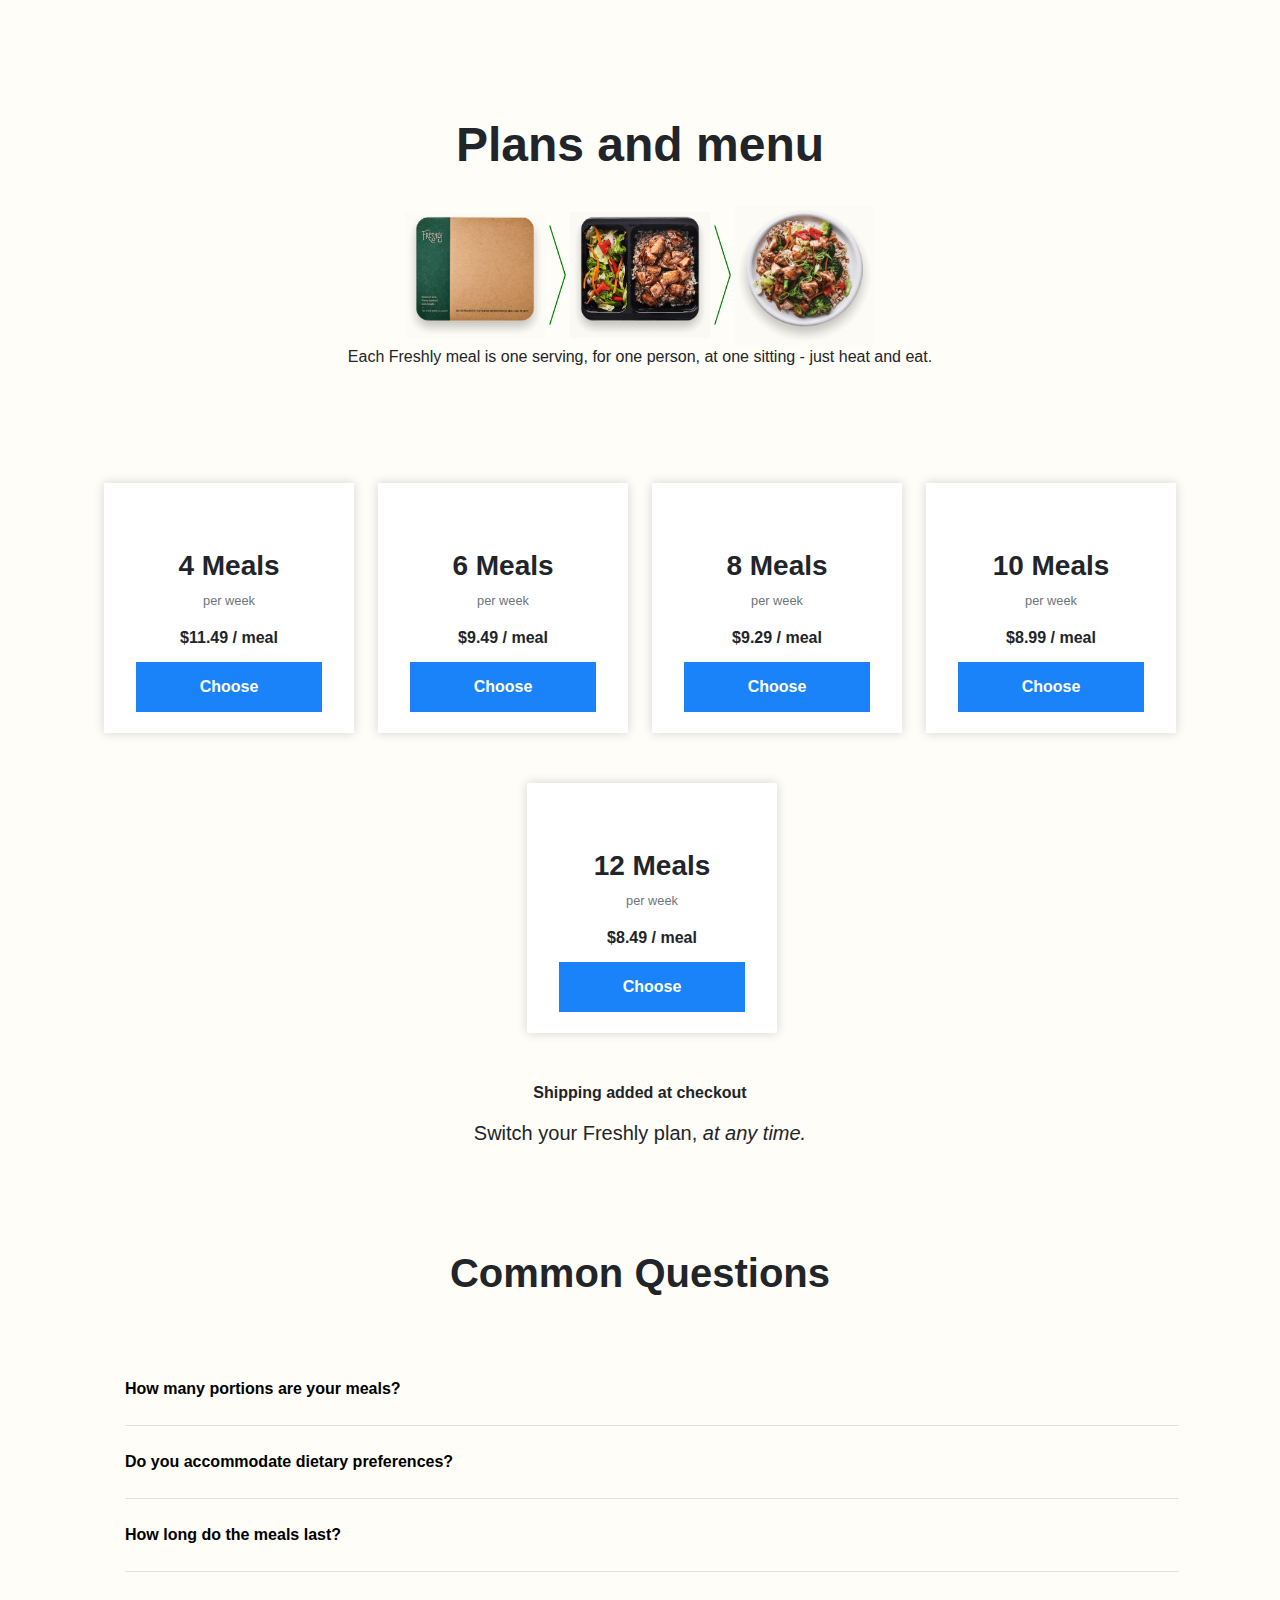
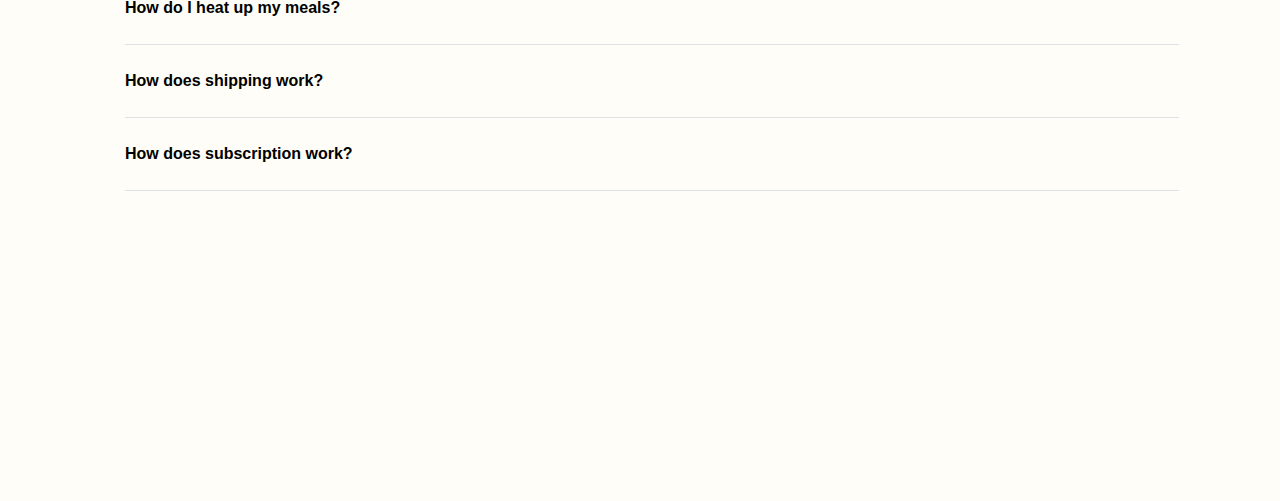
<file: index.html>
<html>
    <head>
        <title>Plans & Menu</title>
        <meta charset="utf-8">
        <meta name="viewport" content="width=device-width, initial-scale=1">
        <link rel="stylesheet" href="https://maxcdn.bootstrapcdn.com/bootstrap/4.5.2/css/bootstrap.min.css">
        <link rel="stylesheet" href="freshly-style-sheet.css">
        <script src="https://ajax.googleapis.com/ajax/libs/jquery/3.5.1/jquery.min.js"></script>
        <script src="https://cdnjs.cloudflare.com/ajax/libs/popper.js/1.16.0/umd/popper.min.js"></script>
        <script src="https://maxcdn.bootstrapcdn.com/bootstrap/4.5.2/js/bootstrap.min.js"></script>
        <script>

            function redirect(caller){
                window.location.href = "day.html?meals=" + caller.value;
            }

            function showPlan(caller){

                if(caller.value == "4"){
                    document.getElementById("box_item_3").innerHTML = "4 Meals";
                    document.getElementById("box_item_5").innerHTML = "$11.49 / Meal";
                    document.getElementById("box_item_6").innerHTML = "Select The 4 Meal Plan";
                    document.getElementById("box_item_6").value = '4';
                }else if (caller.value == "6"){
                    document.getElementById("box_item_3").innerHTML = "6 Meals";
                    document.getElementById("box_item_5").innerHTML = "$9.49 / Meal";
                    document.getElementById("box_item_6").innerHTML = "Select The 6 Meal Plan";
                    document.getElementById("box_item_6").value = '6';
                }else if (caller.value == "8"){
                    document.getElementById("box_item_3").innerHTML = "8 Meals";
                    document.getElementById("box_item_5").innerHTML = "$9.29 / Meal";
                    document.getElementById("box_item_6").innerHTML = "Select The 8 Meal Plan";
                    document.getElementById("box_item_6").value = '8';
                }else if (caller.value == "10"){
                    document.getElementById("box_item_3").innerHTML = "10 Meals";
                    document.getElementById("box_item_5").innerHTML = "$8.99 / Meal";
                    document.getElementById("box_item_6").innerHTML = "Select The 10 Meal Plan";
                    document.getElementById("box_item_6").value = '10';
                }else if (caller.value == "12"){
                    document.getElementById("box_item_3").innerHTML = "12 Meals";
                    document.getElementById("box_item_5").innerHTML = "$8.49 / Meal";
                    document.getElementById("box_item_6").innerHTML = "Select The 12 Meal Plan";
                    document.getElementById("box_item_6").value = '12';
                }
            }

            $(document).ready(function(){
                var windowWidth = $(window).width();
                if(windowWidth < 1090){
                        $('#mealplans').removeClass('d-flex');
                        $('#mealplans').addClass('d-none');
                        $('#mealplanslg').removeClass('d-none');
                        $('#mealplanslg').addClass('d-flex');
                    }else{
                        $('#mealplans').removeClass('d-none');
                        $('#mealplans').addClass('d-flex');
                        $('#mealplanslg').removeClass('d-flex');
                        $('#mealplanslg').addClass('d-none');
                    }
                $(".meal-button").mouseenter(function(){
                    $(this).animate({left: '+=2px', bottom: '+=2px'},'fast');
                });
                $(".meal-button").mouseleave(function(){
                    $(this).animate({left: '-=2px', bottom: '-=2px'},'fast');
                });
                $(".meal-button").mousedown(function(){
                    $(this).css("background-color", "#0066ff");
                    $(this).css("box-shadow", "0 0 20px lightgray");
                });
                $(".meal-button").mouseup(function(){
                    $(this).css("background-color", "#1a83fa");
                    $(this).css("box-shadow", "none");
                });
                $(window).on('resize', function(){
                    windowWidth = $(window).width();
                    
                    if(windowWidth < 1090){
                        $('#mealplans').removeClass('d-flex');
                        $('#mealplans').addClass('d-none');
                        $('#mealplanslg').removeClass('d-none');
                        $('#mealplanslg').addClass('d-flex');
                    }else{
                        $('#mealplans').removeClass('d-none');
                        $('#mealplans').addClass('d-flex');
                        $('#mealplanslg').removeClass('d-flex');
                        $('#mealplanslg').addClass('d-none');
                    }
                });
                $(".btn").click(function(){
                    $(".btn").css("background-color", "white");
                    $(".btn").css("color", "black");
                    $(this).css("background-color", "#1a83fa");
                    $(this).css("color", "white");
                });
            });
            
        </script>
    </head>
    <body>
        <div class="container-fluid mt-3">
            <div class="d-flex flex-column align-items-center flex-wrap">
                
                <h1 id="plan_heading">Plans and menu</h1>
                <div class="mt-4">
                    <img class="img-style" src="1.png" alt="pic1">
                    <img class="seperator-style" src="4.png" alt="pic4">
                    <img class="img-style" src="2.png" alt="pic2">
                    <img class="seperator-style" src="4.png" alt="pic4">
                    <img class="img-style" src="3.png" alt="pic3">
                </div>
                <p>Each Freshly meal is one serving, for one person, at one sitting - just heat and eat.</p>
            </div>
            <div id="mealplans" class="d-flex flex-wrap justify-content-center mt-5">


                <div class="meal-box d-flex flex-column align-items-center justify-content-center">
                    <h3 class="font-weight-bold">4 Meals</h3>
                    <small class="text-secondary">per week</small>
                    <p class="font-weight-bold mt-3">$11.49 / meal</p>
                    <input class="meal-button" type="button" onclick = "window.location.href='day.html?meals=4';" value="Choose">
                </div>
                <div class="meal-box d-flex flex-column align-items-center justify-content-center ml-4">
                    <h3 class="font-weight-bold">6 Meals</h3>
                    <small class="text-secondary">per week</small>
                    <p class="font-weight-bold mt-3">$9.49 / meal</p>
                    <input class="meal-button" type="button" onclick = "window.location.href='day.html?meals=6';"  value="Choose">
                </div>
                <div class="meal-box d-flex flex-column align-items-center justify-content-center ml-4">
                    <h3 class="font-weight-bold">8 Meals</h3>
                    <small class="text-secondary">per week</small>
                    <p class="font-weight-bold mt-3">$9.29 / meal</p>
                    <input class="meal-button" type="button" onclick = "window.location.href='day.html?meals=8';"  value="Choose">
                </div>
                <div class="meal-box d-flex flex-column align-items-center justify-content-center ml-4">
                    <h3 class="font-weight-bold">10 Meals</h3>
                    <small class="text-secondary">per week</small>
                    <p class="font-weight-bold mt-3">$8.99 / meal</p>
                    <input class="meal-button" type="button" onclick = "window.location.href='day.html?meals=10';"  value="Choose">
                </div>
                <div class="meal-box d-flex flex-column align-items-center justify-content-center ml-4">
                    <h3 class="font-weight-bold">12 Meals</h3>
                    <small class="text-secondary">per week</small>
                    <p class="font-weight-bold mt-3">$8.49 / meal</p>
                    <input class="meal-button" type="button" onclick = "window.location.href='day.html?meals=12';"  value="Choose">
                </div>
                
            </div>

            <div id="mealplanslg" class="meal-box-lg d-none flex-column align-items-center justify-content-center center">
                <p id="box_item_1">Meals per week:</p>
                <div id="box_item_2" class="btn-group w-100">
                    <button type="button" onclick="showPlan(this)" class="btn border" value ="4">4</button>
                    <button type="button" onclick="showPlan(this)" class="btn border" value ="6">6</button>
                    <button type="button" onclick="showPlan(this)" class="btn border" value ="8">8</button>
                    <button type="button" onclick="showPlan(this)" class="btn border" value ="10">10</button>
                    <button type="button" onclick="showPlan(this)" class="btn border" value ="12">12</button>
                </div>
                <h3 id="box_item_3" class="font-weight-bold">4 Meals</h3>
                <small id="box_item_4" class="text-secondary">per week</small>
                <p id="box_item_5"  class="font-weight-bold mt-3">$11.49 / meal</p>
                <button id="box_item_6" class="meal-button" type="button" onclick = "redirect(this)" value="4">Select The 4 Meal Plan</button>
            </div>
            <p class="text-center font-weight-bold mt-5">Shipping added at checkout</p>
            <h5 class="text-center font-weight-normal">Switch your Freshly plan, <i>at any time.</i></h5>
        </div>
        <embed class="mt-5" type="text/html" src="freshlyfaqs.html"  width="100%" height="100%">
    </body>
</html>
</file>
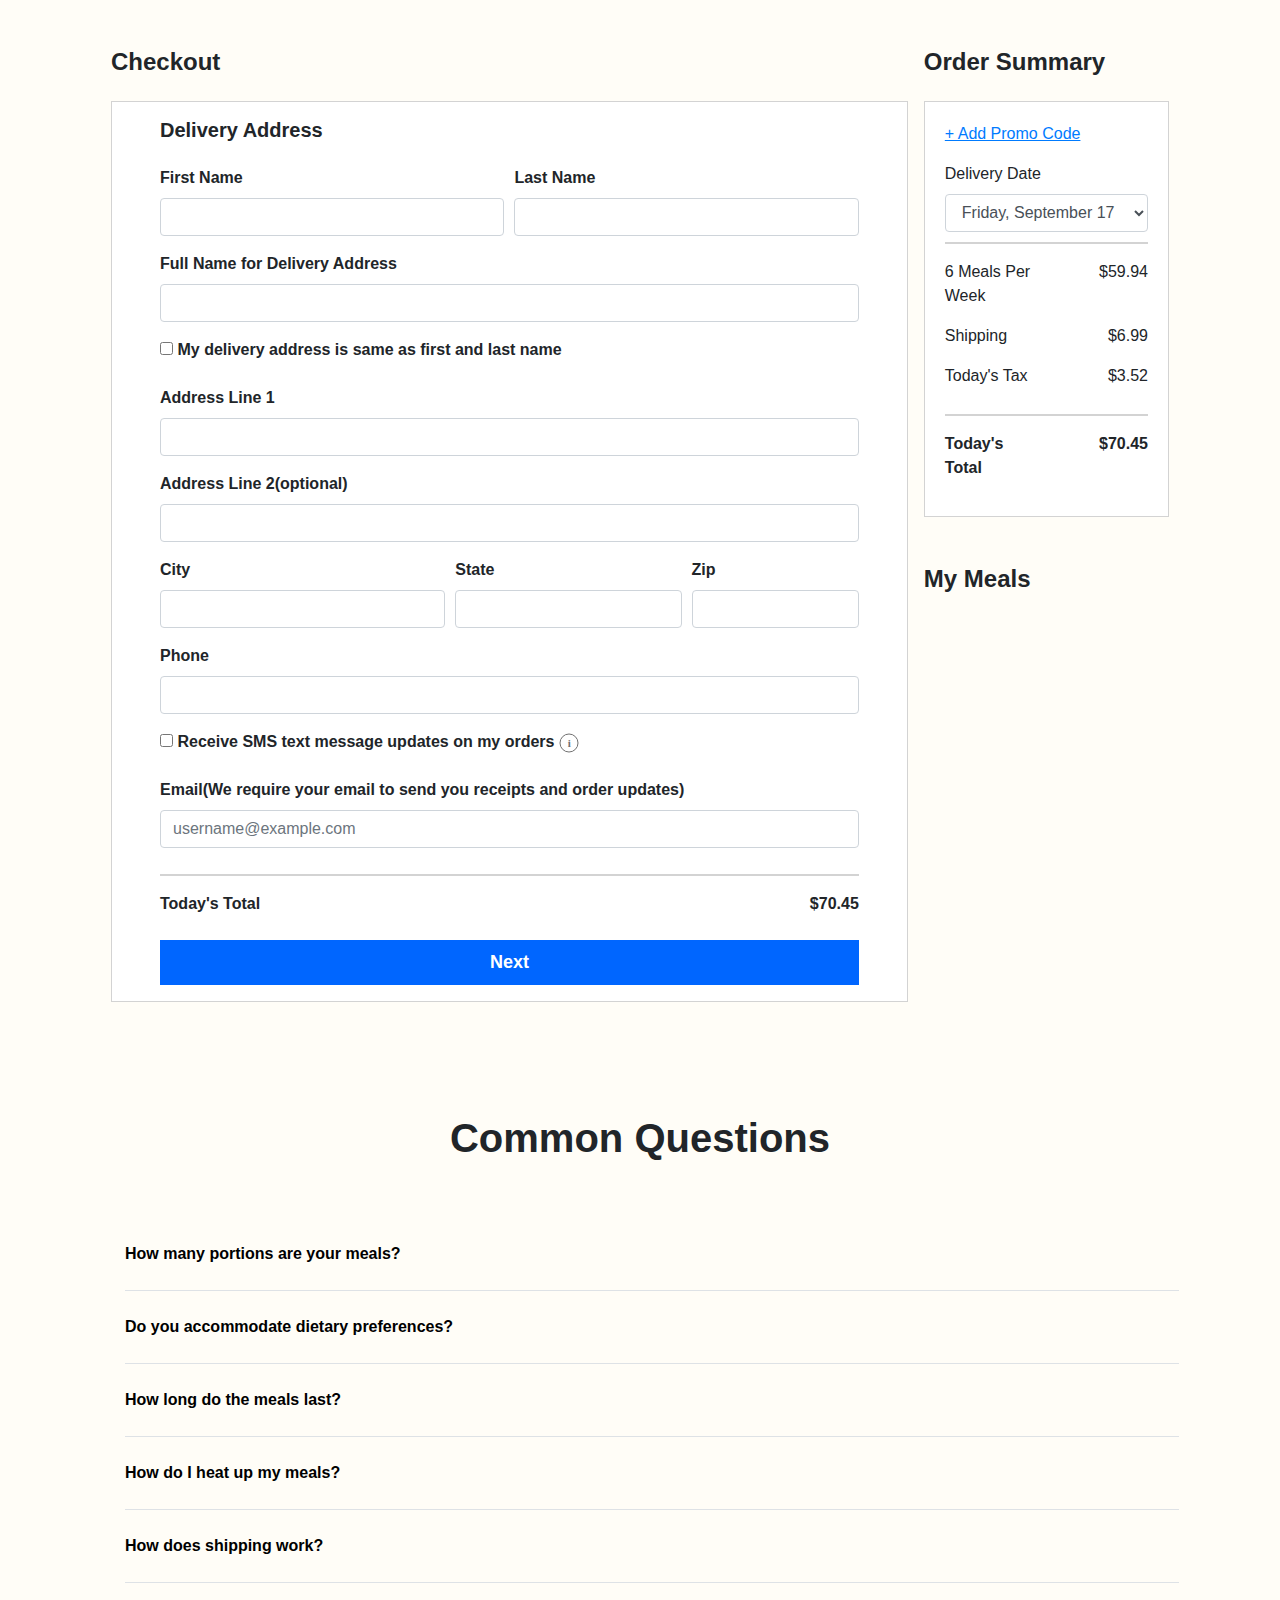
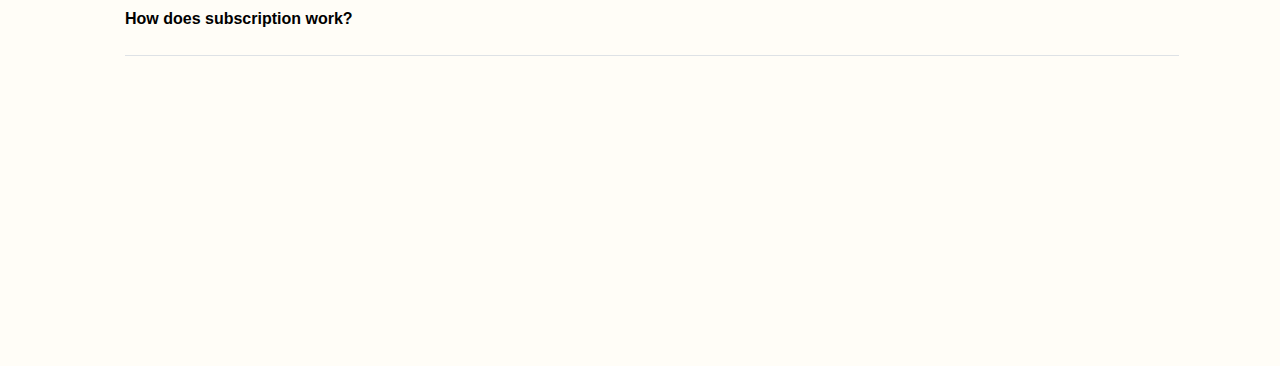
<file: checkout.html>
<html>
    <head>
        <title>Checkout</title>
        <meta charset="utf-8">
        <meta name="viewport" content="width=device-width, initial-scale=1">
        <link rel="stylesheet" href="https://maxcdn.bootstrapcdn.com/bootstrap/4.5.2/css/bootstrap.min.css">
        <link rel="stylesheet" href="freshly-style-sheet-4.css">
        <script src="https://ajax.googleapis.com/ajax/libs/jquery/3.5.1/jquery.min.js"></script>
        <script src="https://cdnjs.cloudflare.com/ajax/libs/popper.js/1.16.0/umd/popper.min.js"></script>
        <script src="https://maxcdn.bootstrapcdn.com/bootstrap/4.5.2/js/bootstrap.min.js"></script>
        <script src="mealsdata.js"></script>
        <script>
            $(document).ready(function(){
                $('[data-toggle="tooltip"]').tooltip();
                var reterivedObject = localStorage.getItem("mealCount");
                var mealsCount = JSON.parse(reterivedObject);

                var myMeals = document.getElementById("meals_count");

                for (var mealId in mealsCount){

                    const mealObj = meals.find(({id}) => id === mealId);
                    
                    var mealItem = document.createElement("DIV");
                    mealItem.classList.add("meal-div");
                    
                    var mealCount = document.createElement("DIV");
                    mealCount .classList.add("meal-count");
                    mealCount.innerHTML = mealsCount[mealId];
                    mealItem.appendChild(mealCount);

                    var itemImg = document.createElement("IMG");
                    var imgDiv = document.createElement("DIV");
                    imgDiv.appendChild(itemImg);
                    itemImg.src = mealObj.img;
                    mealItem.appendChild(itemImg);

                    var itemTitleDesc = document.createElement("DIV");
                    itemTitleDesc.classList.add("meal-title-desc");
                    var itemTitle = document.createElement("P");
                    itemTitle.classList.add("meal-title");
                    itemTitle.innerHTML = mealObj.title;

                    var itemDesc = document.createElement("SPAN");
                    itemDesc.classList.add("meal-desc");
                    itemDesc.innerHTML = mealObj.desc;
                    itemTitleDesc.appendChild(itemTitle);
                    itemTitleDesc.appendChild(itemDesc);
                    mealItem.appendChild(itemTitleDesc);

                    myMeals.appendChild(mealItem);
                }
            });
        </script>
    </head>
    <body>
        <div class="container-fluid">
            
            <div class="d-flex flex-column-reverse flex-md-row justify-content-center ml-lg-5 mr-lg-5" id="checkout_container">
                <div class="mt-5 ml-lg-5">
                    <h4 class="font-weight-bold ">Checkout</h4>
                    <form id="checkout_form" class="mt-4 mr-md-2 pl-md-5 pr-md-5 pt-3 pb-3 pl-2 pr-2">
                        <h5 class="font-weight-bold">Delivery Address</h5>
                        <div class="form-row mt-4">
                            <div class=" form-group col-12 col-md-6 ">
                                <label for="fname" class="control-label font-weight-bold">First Name</label>
                                <input type="text" class="form-control" id="fname" required>
                                <div class="invalid-feedback">Can't be blank</div>
                            </div>
                            <div class=" form-group col-12 col-md-6">
                                <label for="lname" class="control-label font-weight-bold">Last Name</label>
                                <input type="text" class="form-control" id="lname" required>
                                <div class="invalid-feedback">Can't be blank</div>
                            </div>
                        </div>
                        <div class="form-row">
                            <div class=" form-group col-12">
                                <label for="flname" class="control-label font-weight-bold">Full Name for Delivery Address</label>
                                <input type="text" class="form-control" id="flname">
                            </div>
                        </div>
                        <div class="form-row">
                            <div class=" form-group col-12">
                                <input type="checkbox" id="check">
                                <label for="check" class="control-label font-weight-bold">My delivery address is same as first and last name</label>
                            </div>
                        </div>
                        <div class="form-row">
                            <div class=" form-group col-12">
                                <label for="address1" class="control-label font-weight-bold">Address Line 1</label>
                                <input type="text"  class="form-control" id="address1" required>
                            </div>
                        </div>
                        <div class="form-row">
                            <div class=" form-group col-12">
                                <label for="address1" class="control-label font-weight-bold">Address Line 2(optional)</label>
                                <input type="text"  class="form-control" id="address1">
                            </div>
                        </div>
                        <div class="form-row">
                            <div class=" form-group col-12 col-md-5">
                                <label for="city" class="control-label font-weight-bold">City</label>
                                <input type="text" class="form-control" id="city">
                            </div>
                            <div class=" form-group col-6 col-md-4">
                                <label for="state" class="control-label font-weight-bold">State</label>
                                <input type="text" class="form-control" id="state">  
                            </div>
                            <div class=" form-group col-6 col-md-3">
                                <label for="zip" class="control-label font-weight-bold">Zip</label>
                                <input type="number" class="form-control" id="zip">  
                            </div>
                        </div>
                        <div class="form-row">
                            <div class=" form-group col-12">
                                <label for="phone" class="control-label font-weight-bold">Phone</label>
                                <input type="tel" class="form-control" id="phone">
                            </div>
                        </div>
                        <div class="form-row">
                            <div class=" form-group col-12">
                                <input type="checkbox" id="check2">
                                <label for="check2" class="control-label font-weight-bold">Receive SMS text message updates on my orders</label>
                                <svg class="my-custom-tooltip" xmlns="http://www.w3.org/2000/svg" width="20" height="20" viewBox="0 0 20 20" data-toggle="tooltip" data-placement="top" 
                                title="SMS text messages will be sent through an automatic telephone dialing system. This service is optional,
                                 and is not a condition of purchase. You can opt-out of receiving SMS messages at any time by texting STOP. Message
                                  and data rates may apply.">
                                    <g fill-rule="nonzero" fill="none">
                                    <circle cx="10" cy="10" r="9" stroke="#717171" >
                                    </circle>
                                    <text fill="#717171" font-family="Roboto-Black, Roboto" font-size="11" font-weight="700">
                                        <tspan x="8.751" y="13.5">i</tspan>
                                    </text>
                                    </g>
                                </svg>
                            </div>
                        </div>
                        <div class="form-row">
                            <div class=" form-group col-12">
                                <label for="email" class="control-label font-weight-bold" >Email(We require your email to send you receipts and order updates)</label>
                                <input type="email" class="form-control" id="email" placeholder="username@example.com">
                            </div>
                        </div>
                        <div id="border_div"></div>
                        <div class = "row mt-3">
                            <div class="col-6"><p class="font-weight-bold">Today's Total</p></div>
                            <div class="col-6"><p class="font-weight-bold text-right">$70.45</p></div>
                        </div>
                        <button class="mt-2" type="button" id="next_btn">Next</button>
                    </form>
                </div>
                <div class="mt-5 ml-md-2 mr-lg-5">
                    <h4 class="font-weight-bold">Order Summary</h4>
                    <div id="order_summary" class="mt-4">
                        <p><a href="#"><u>+ Add Promo Code</u></a></p>
                        <label for="date_menu">Delivery Date</label>
                        <select class="form-control" id="date_menu" name="deliveryDates">
                            <option>Friday, September 17</option>
                            <option>Friday, September 17</option>
                            <option>Friday, September 17</option>
                            <option>Friday, September 17</option>
                        </select>
                        <div id="border_div"></div>
                        <div class = "row mt-3">
                            <div class="col-6"><p>6 Meals Per Week</p></div>
                            <div class="col-6"><p class="text-right">$59.94</p></div>
                        </div>
                        <div class = "row">
                            <div class="col-6"><p>Shipping</p></div>
                            <div class="col-6"><p class="text-right">$6.99</p></div>
                        </div>
                        <div class = "row">
                            <div class="col-6"><p>Today's Tax</p></div>
                            <div class="col-6"><p class="text-right">$3.52</p></div>
                        </div>
                        <div id="border_div"></div>
                        <div class = "row mt-3">
                            <div class="col-6"><p class="font-weight-bold">Today's Total</p></div>
                            <div class="col-6"><p class="font-weight-bold text-right">$70.45</p></div>
                        </div>
                    </div>
                    <h4 class="font-weight-bold mt-5">My Meals</h4>

                    <div id="meals_count">

                    </div>
                </div>
            </div>    
        </div>
        <embed class="mt-5" type="text/html" src="freshlyfaqs.html"  width="100%" height="100%">
    </body>
</html>
</file>
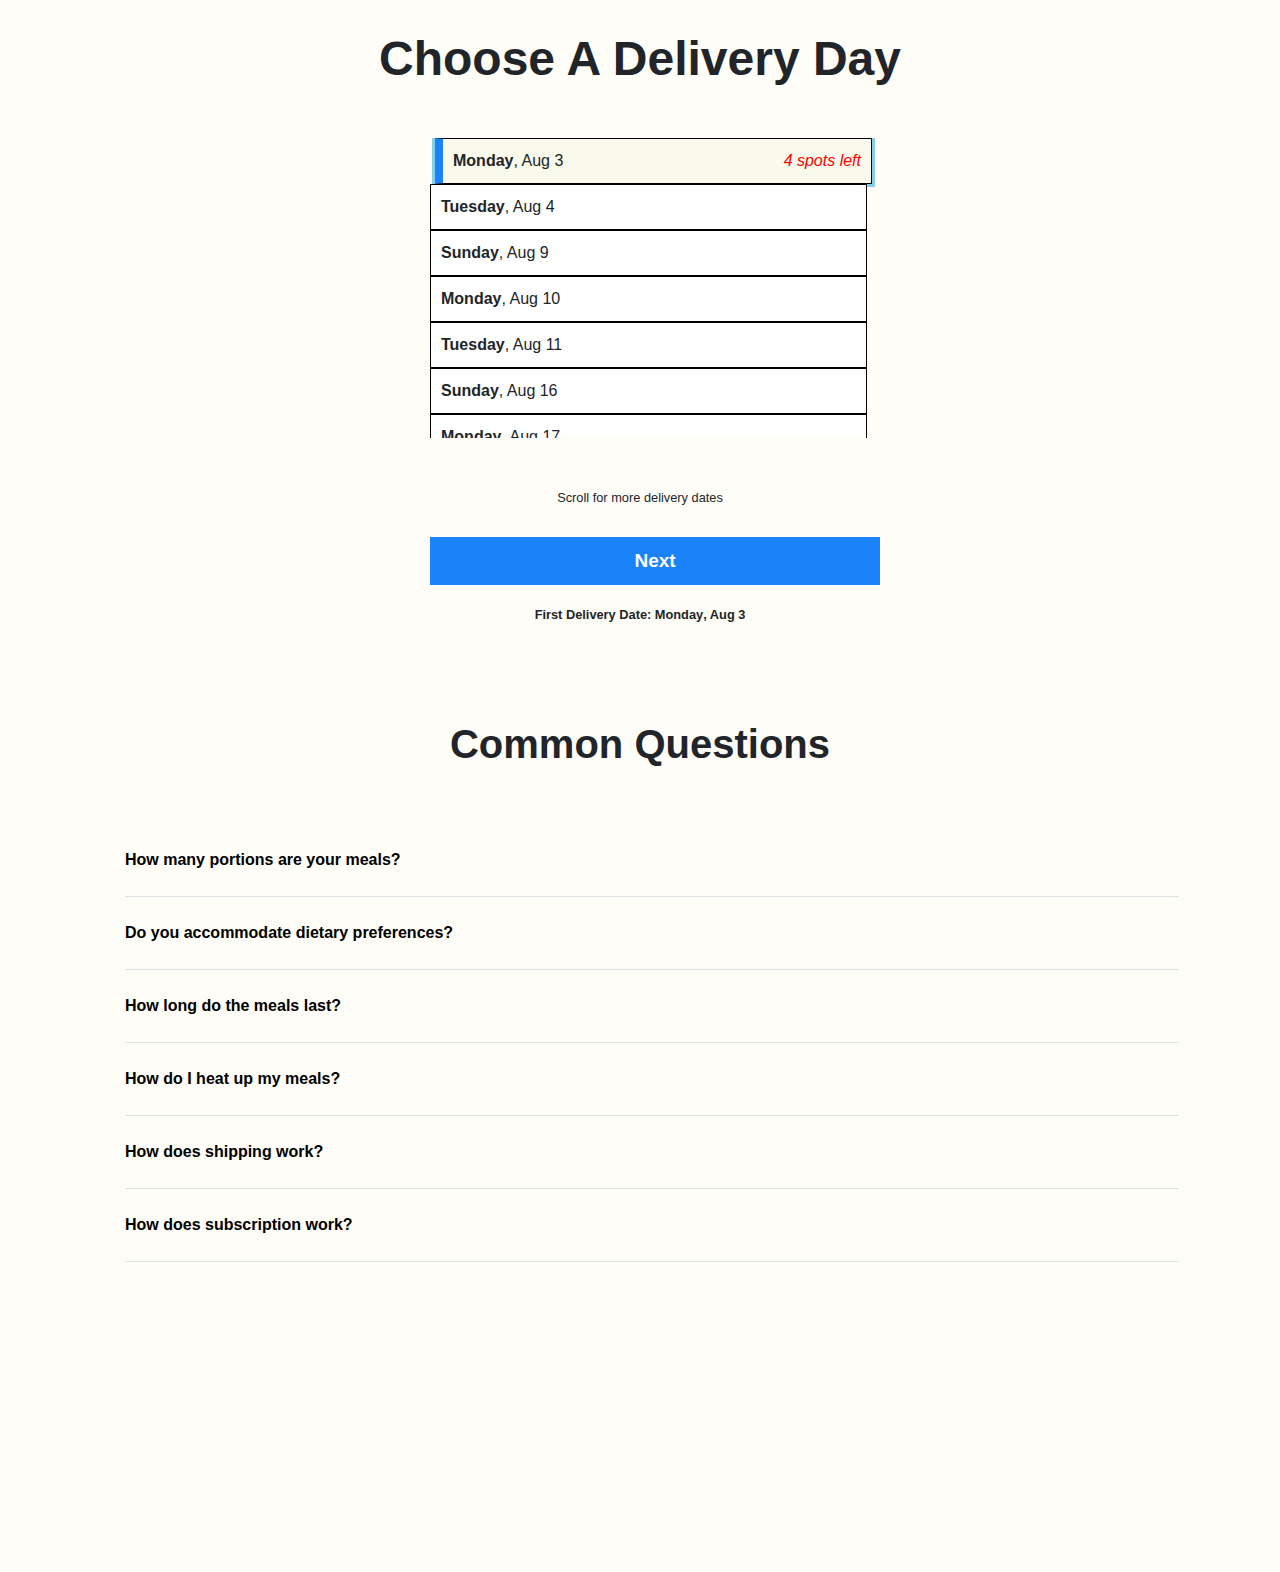
<file: day.html>
<html>
    <head>
        <title>Day</title>
        <meta charset="utf-8">
        <meta name="viewport" content="width=device-width, initial-scale=1">
        <link rel="stylesheet" href="freshly-style-sheet-2.css">
        <link rel="stylesheet" href="https://maxcdn.bootstrapcdn.com/bootstrap/4.5.2/css/bootstrap.min.css">
        <script src="https://ajax.googleapis.com/ajax/libs/jquery/3.5.1/jquery.min.js"></script>
        <script src="https://cdnjs.cloudflare.com/ajax/libs/popper.js/1.16.0/umd/popper.min.js"></script>
        <script src="https://maxcdn.bootstrapcdn.com/bootstrap/4.5.2/js/bootstrap.min.js"></script>
        <link rel="stylesheet" href="https://pro.fontawesome.com/releases/v5.10.0/css/all.css" integrity="sha384-AYmEC3Yw5cVb3ZcuHtOA93w35dYTsvhLPVnYs9eStHfGJvOvKxVfELGroGkvsg+p" crossorigin="anonymous"/>
        <script>
            //array to store dates
            const dateArray = [];

            function redirect(){
                var listItem_id = undefined;
                $("ul").children().each(function (index){
                    if($(this).hasClass("active")){
                        listItem_id = $(this).attr("id");
                    }
                });

                const urlParams = new URLSearchParams(window.location.search);
                const meals = urlParams.get('meals');
                const dateObj = dateArray.find(({id}) => id===listItem_id);

                window.location.href = "meals.html?meals=" + meals + "&day=" + dateObj.day + "&month=" + dateObj.month + "&dateNo=" + dateObj.dateNo;

            }

            $(document).ready(function(){

                var date = Date.now();
                var days = ['Sunday', 'Monday', 'Tuesday', 'Wednesday', 'Thursday', 'Friday', 'Saturday'];
                date = date + 10*24*60*60*1000;
                var newDate = new Date(date);
                var month = newDate.toLocaleString('default', { month: 'short' });
                var day = days[newDate.getDay()];
                var dateNo = newDate.getDate();
                var itr = 1;

                $("ul").children().each(function (index) {
                    var fullDate = "<span><b>"+day+"</b>, "+month+" "+dateNo + "</span>";
                    var dateObj = {
                        id: "date_"+(index+1),
                        day: day,
                        month: month,
                        dateNo: dateNo
                    }

                    $(this).attr('id', dateObj.id);
                    dateArray.push(dateObj);
                    $(this).append(fullDate);
                    
                        if(index == 0){
                            var flameIcon = '<i class="fal fa-fire-alt"> 4 spots left</i>';
                            $(this).append(flameIcon);
                            $(this).addClass("active");
                            $("#small_p").html("First Delivery Date: " + fullDate);
                        }
                    
                
                    if(itr == 2){
                        date = date + 5*24*60*60*1000;
                    }else{
                        date = date + 1*24*60*60*1000;
                    }
                    newDate = new Date(date);
                    month = newDate.toLocaleString('default', { month: 'short' });
                    day = days[newDate.getDay()];
                    dateNo = newDate.getDate();

                    ++itr;
                    itr = itr % 3;
                });

                $("li").click(function(){
                    $("li").removeClass("active");
                    this.classList.add("active");
                    $("#small_p").text("First Delivery Date: "+$(this).children("span").text());
                });
                
                $("#next").click(function(){
                    $("#next").css("box-shadow","0 0 0 3px skyblue");
                    $("#next").css("background-color","#002db3");
                });
               
            });
        </script>
    </head>
    <body>
        <div class="container">
            <h1 id="first_heading" class="text-center">Choose A Delivery Day</h1>
            <div id="main_div">
                <div id="div_list">
                    <ul>
                        <li></li>
                        <li></li>
                        <li></li>
                        <li></li>
                        <li></li>
                        <li></li>
                        <li></li>
                        <li></li>
                    </ul>
                </div>
                <small>Scroll for more delivery dates</small>
                <button type="button" id="next" onclick = "redirect()" value="">Next</button>
                <small id="small_p" class="font-weight-bold"></small>
            </div>
        </div>
        <embed class="mt-5" type="text/html" src="freshlyfaqs.html"  width="100%" height="100%">
    </body>
</html>
</file>
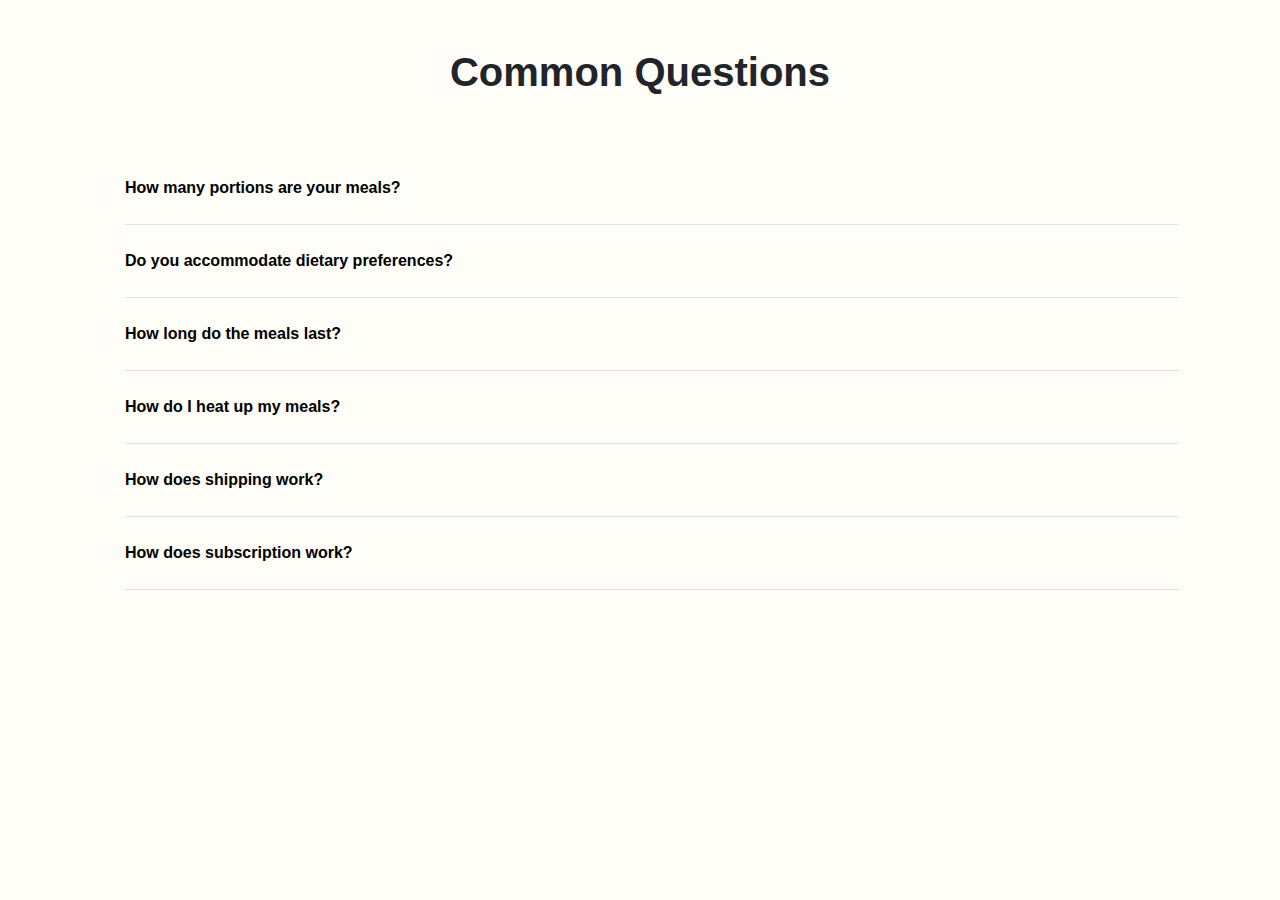
<file: freshlyfaqs.html>
<html>
    <head>
        <meta charset="utf-8">
        <meta name="viewport" content="width=device-width, initial-scale=1">
        <link rel="stylesheet" href="https://maxcdn.bootstrapcdn.com/bootstrap/4.5.2/css/bootstrap.min.css">
        <script src="https://ajax.googleapis.com/ajax/libs/jquery/3.5.1/jquery.min.js"></script>
        <script src="https://cdnjs.cloudflare.com/ajax/libs/popper.js/1.16.0/umd/popper.min.js"></script>
        <script src="https://maxcdn.bootstrapcdn.com/bootstrap/4.5.2/js/bootstrap.min.js"></script>
        <link rel="stylesheet" href="https://pro.fontawesome.com/releases/v5.10.0/css/all.css" integrity="sha384-AYmEC3Yw5cVb3ZcuHtOA93w35dYTsvhLPVnYs9eStHfGJvOvKxVfELGroGkvsg+p" crossorigin="anonymous"/>
        <style>
          a {
            color: black;
          }
          body{
            background-color: #fffdf7;
          }
        </style>
    </head>
    <body>
<div class=" container">
    <div class="d-flex justify-content-center pt-5 ">
        <h1 class="font-weight-bolder">Common Questions</h1>
    </div>
    <div id="accordion"  class="mt-5 ml-3 mr-3">
        <div class="pt-4 pb-4 ml-4 border border-secondery border-top-0 border-right-0 border-left-0">
        <div class="font-weight-bold">
            <a data-toggle="collapse" href="#collapseOne">
                How many portions are your meals?
            </a>
        </div>
        <div id="collapseOne" class="collapse" data-parent="#accordion">
            <div class="mt-3">
                <p>The vast majority of our meals are single serving and meant to feed an average adult. 
                We also offer multi-serve proteins and sides, which are designed to feed multiple people for extra mealtime flexibility. 
                These delicious, ready-to-heat options can help you bulk up existing meals, simplify home cooking, or even build an entire meal from—the choice is yours!</p>
            <p> Our 6-meal plan is perfect for a person looking for 6 dinners (or lunches!) a week. On average, our meals weigh in at about 13 ounces and range from 300 to 650 calories. 
                If you have a larger household, we do offer a 12 meal per week subscription (it’s perfect for couples or a family of 4 looking for 3 meals per week).
                Plus, you can always order multiple subscriptions.</p>
            </div>
        </div>
        </div>
        <div class="pt-4 pb-4 ml-4 border border-secondery border-top-0 border-right-0 border-left-0">
            <div class="font-weight-bold">
              <a data-toggle="collapse" href="#collapseTwo">
                Do you accommodate dietary preferences?
              </a>
            </div>
            <div id="collapseTwo" class="collapse" data-parent="#accordion">
              <div class="mt-3">
                  <p>We accommodate a variety of dietary preferences, including plenty of gluten-free certified, plant-based, and peanut-free options.
                       As a customer, you can set your own dietary preferences and easily find the meals that work for you. You can also check out
                        individual ingredient lists for each dish if you have specific concerns, or contact us at <a href="#"><u>support@freshly.com</u></a> for help making 
                        selections. If you’re unable to place an order that fits your preferences now, be sure to check back frequently as we’re always 
                        ng new and exciting dishes.</p>
              </div>
            </div>
          </div>
          <div class="pt-4 pb-4 ml-4 border border-secondery border-top-0 border-right-0 border-left-0">
            <div class="font-weight-bold">
              <a data-toggle="collapse" href="#collapseThree">
                How long do the meals last?
              </a>
            </div>
            <div id="collapseThree" class="collapse" data-parent="#accordion">
              <div class="mt-3">
                  <p>Our meals are chef prepared and delivered fresh, so typically they have a refrigerated shelf life of about 3-5 
                      days. Select items (such as seafood) are best eaten first, so we’ll add a badge on the package to let you know.
                       We usually suggest enjoying these meals within the first few days of receiving your order, but you can always
                        check their exact use-by date on the back-of-pack nutrition label. If you’re ever unable to finish your meals
                         within their shelf life, you can always pop them into the freezer for extended storage. Just be sure to 
                         microwave your meal straight from the freezer and add a few extra minutes to reach the 165° F internal 
                         temperature we recommend.</p>
              </div>
            </div>
          </div>
          <div class="pt-4 pb-4 ml-4 border border-secondery border-top-0 border-right-0 border-left-0">
            <div class="font-weight-bold">
              <a data-toggle="collapse" href="#collapseFour">
                How do I heat up my meals?
              </a>
            </div>
            <div id="collapseFour" class="collapse" data-parent="#accordion">
              <div class="mt-3">
                  <p>Your meals will come to you fully prepared so you just have to heat ‘em up in the microwave. On the back of 
                      each meal, you’ll find our easy steps for heating, but generally, the meals heat up in about 3 minutes
                       (depending on your microwave). If you’re unsure, start at 2 minutes and heat in 30–second increments 
                       until the meal reaches an inner temperature of 165° F. Our meals are packaged to be heated in the microwave 
                       (for the ultimate convenience), but you can heat them in the oven if you’d like. Just so you know, our 
                       current meal containers aren’t safe for the oven or stovetop, so you’ll have to transfer your food to
                        heat it up. You can check out the full oven reheat directions in our FAQ.</p>
              </div>
            </div>
          </div>
          <div class="pt-4 pb-4 ml-4 border border-secondery border-top-0 border-right-0 border-left-0">
            <div class="font-weight-bold">
              <a data-toggle="collapse" href="#collapseFive">
                How does shipping work?
              </a>
            </div>
            <div id="collapseFive" class="collapse" data-parent="#accordion">
              <div class="mt-3">
                  <p>To help guarantee your meals arrive in the freshest condition, there is a small shipping fee associated with
                       your order. We deliver to all states within the continental U.S., and our shipping partners offer delivery
                        every day of the week. The exact days that we can reach you will depend on your ZIP code and the carrier
                         delivering your Freshly meals. Whether you're signing up or updating your typical delivery day, we'll 
                         show you all the days available to you so you can choose what's best for you.</p>
              </div>
            </div>
          </div>
          <div class="pt-4 pb-4 ml-4 border border-secondery border-top-0 border-right-0 border-left-0">
            <div class="font-weight-bold">
              <a data-toggle="collapse" href="#collapseSix">
                How does subscription work?
              </a>
            </div>
            <div id="collapseSix" class="collapse" data-parent="#accordion">
              <div class="mt-3">
                  <p>Every week you get to pick your selection of meals from our weekly rotation. Our plans start at 
                      just $8.99/meal, and come in five plan sizes: 4, 6, 8, 10, or 12 meals per week. Once you select your plan, 
                      you'll pick the most convenient delivery day for you, and we'll ship your chef-cooked meals right to your 
                      doorstep! If you ever need to skip or cancel a week, it's easy to make changes to your upcoming delivery 
                      before the weekly deadline.</p>
              </div>
            </div>
          </div>
    </div>
  </div>
</body>
</html>
</file>
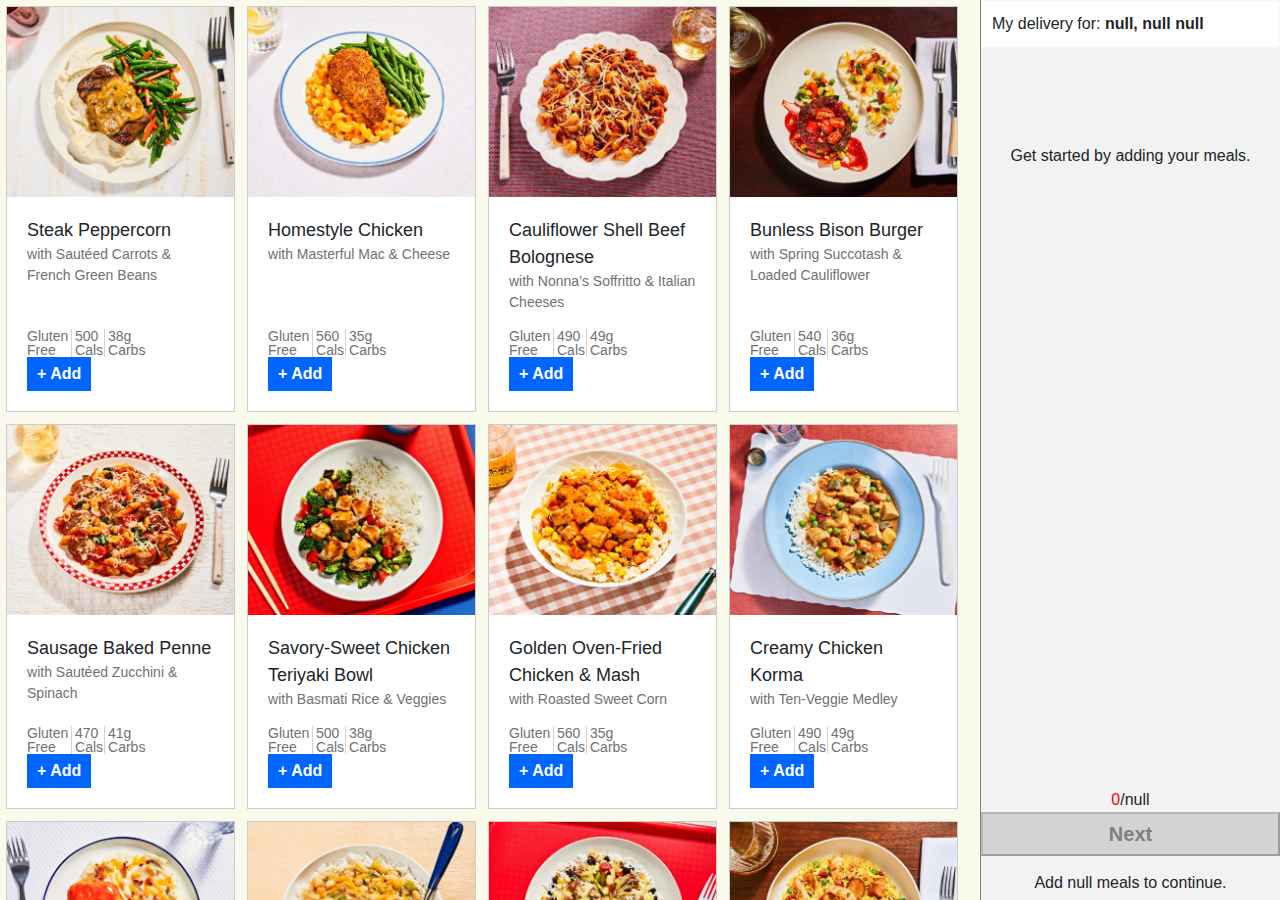
<file: meals.html>
<html>
    <head> <title>Meals</title>
        <meta charset="utf-8">
        <meta name="viewport" content="width=device-width, initial-scale=1">
        
        <link rel="stylesheet" href="https://maxcdn.bootstrapcdn.com/bootstrap/4.5.2/css/bootstrap.min.css">
        <script src="https://ajax.googleapis.com/ajax/libs/jquery/3.5.1/jquery.min.js"></script>
        <script src="https://cdnjs.cloudflare.com/ajax/libs/popper.js/1.16.0/umd/popper.min.js"></script>
        <script src="https://maxcdn.bootstrapcdn.com/bootstrap/4.5.2/js/bootstrap.min.js"></script>
        <link rel="stylesheet" href="https://pro.fontawesome.com/releases/v5.10.0/css/all.css" integrity="sha384-AYmEC3Yw5cVb3ZcuHtOA93w35dYTsvhLPVnYs9eStHfGJvOvKxVfELGroGkvsg+p" crossorigin="anonymous"/>
        <script src="mealsdata.js"></script>
        <link rel="stylesheet" href="freshly-style-sheet-3.css">
        
        <script>
            const cartItems = [];
            var mealsNumber = 0;
            var mealsCount = 0;

            function checkout(){
                const mealCount = {};

              $("#cart").children().each(function (index){
                  if(index){//skipping first item as it is not a meal (hidden message)
                    if(mealCount[$(this).attr("data-id")]){
                        mealCount[$(this).attr("data-id")]++;
                    }else{
                        mealCount[$(this).attr("data-id")] = 1;
                    }
                  }
              });
              localStorage.setItem('mealCount', JSON.stringify(mealCount));
              window.location.href = "checkout.html";
            }

            function mealsValidation(){

                if( mealsCount == mealsNumber){
                    
                    $("#meal_counter").css("color","#0066ff");
                    $("#meal_count_message").html('<i class="fas fa-check"></i><span> All Set!</span>');
                    $("#next").prop('disabled', false);
                }
                
                if(mealsCount > mealsNumber){
                    
                    $("#meal_counter").css("color", "red");
                    $("#meal_count_message").text('Remove '+ (mealsCount-mealsNumber) + " meals to continue.");
                    $("#next").prop('disabled', true);
                }

                if(mealsCount < mealsNumber){
                    
                    $("#meal_counter").css("color", "red");
                    $("#meal_count_message").text('Add '+ (mealsNumber - mealsCount) + " meals to continue.");
                    $("#next").prop('disabled', true);
                }

            }
            function setMessages(){

                const urlParams = new URLSearchParams(window.location.search);
                const meals = urlParams.get('meals');
                mealsNumber = meals;
                const day = urlParams.get('day');
                const month = urlParams.get('month');
                const dateNo = urlParams.get('dateNo');
                var deliveryDate = "My delivery for: <b>" + day + ", " + month + " " + dateNo;
                $("#date_message").html(deliveryDate);
                $("#meals_count").text("/" + meals);
                $("#meal_count_message").text("Add " + meals + " meals to continue.")

            }

            function addToCart(Id){

                const mealObj = meals.find(({id}) => id===Id);
                var cartItem = document.createElement("DIV");
                cartItem.classList.add("cart-div");
                cartItem.dataset.id = Id;

                var itemImg = document.createElement("IMG");
                var imgDiv = document.createElement("DIV");
                imgDiv.appendChild(itemImg);
                itemImg.src = mealObj.img;
                cartItem.appendChild(itemImg);

                var itemTitle = document.createElement("DIV");
                itemTitle.classList.add("meal-title");
                itemTitle.innerHTML = mealObj.title;
                cartItem.appendChild(itemTitle);

                var btnDiv = document.createElement("DIV");
                btnDiv.classList.add("cart-buttons");
                var addBtnDiv = document.createElement("DIV");
                addBtnDiv.innerHTML = "+";
                addBtnDiv.addEventListener("click", function(){
                    addToCart(Id);
                });

                btnDiv.appendChild(addBtnDiv);
                var removeBtnDiv = document.createElement("DIV");
                removeBtnDiv.innerHTML = "-";
                removeBtnDiv.addEventListener("click", function(){

                    this.parentElement.parentElement.remove();
                    mealsCount -= 1;
                    $("#meal_counter").text(mealsCount)
                    mealsValidation();

                    if(mealsCount == 0){
                        $("#cart_message").show();
                    }else{
                        $("#cart_message").hide();
                    }
                    
                });

                btnDiv.appendChild(removeBtnDiv);
                cartItem.appendChild(btnDiv);
                var cart = document.getElementById("cart");
                
                cart.appendChild(cartItem);
                mealsCount += 1;
                $("#meal_counter").text(mealsCount)

                mealsValidation();

                if(mealsCount == 0){
                        $("#cart_message").show();
                    }else{
                        $("#cart_message").hide();
                    }
                }

                function adjustContent(windowWidth){

                    if(windowWidth <= 767){
                        $("#cart_wrapper").addClass("fixed-bottom");
                        $("#cart").hide();
                        $("#delivery_date").hide();
                    }else{
                        $("#cart_wrapper").removeClass("fixed-bottom");
                        $("#cart").show();
                        $("#delivery_date").show();
                    }
					if(windowWidth < 375 || (windowWidth > 992 && windowWidth < 1045) || (windowWidth > 768 && windowWidth < 812)){
						$(".carbs").hide();
					}else{
						$(".carbs").show();
					}
					
					if(windowWidth < 335){
						$(".cals").hide();
					}else{
						$(".cals").show();
					}
                }

            $(document).ready(function(){

                var windowWidth = $(window).width();
                adjustContent(windowWidth);

                $(window).resize(function(){
                    var windowWidth = $(window).width();
                    adjustContent(windowWidth);
                });

                setMessages();

                    let arrLength = meals.length;
                    var mealDiv = undefined;
                    var mealImg = undefined;
                    var mealTitle = undefined;
                    var mealDesc = undefined;
                    var otherDesc = undefined;
                    var calsDesc = undefined;
                    var carbDesc = undefined;
                    var addBtn = undefined;
                    var imgDiv = undefined;
                    var mealTitleDesc = undefined;
                    var mealDetailsDiv = undefined;
                    var mealDetailsDiv2 = undefined;
                    var mealDivWrapper = undefined;
                    var imgDivWrapper = undefined;
                    var mealDetailsWrapper = undefined;
                    var nutritionDetailsDiv = undefined;
                    var mainDiv = document.getElementById('main_div');
					

                for (let i=0 ; i < arrLength ; i++) {
                    
                    mealDivWrapper = document.createElement("DIV");
                    mealDivWrapper.classList.add("responsive");
                    mealDiv = document.createElement("DIV");
                    mealDiv.id = meals[i].id;
                    mealDiv.classList.add("meal-div", "d-flex", "flex-row", "flex-md-column");
                    
                   
					imgDiv = document.createElement("DIV");
					imgDivWrapper = document.createElement("DIV");
					imgDivWrapper.classList.add("img-div-wrapper");
					imgDiv.style.backgroundImage="url("+meals[i].img+")";
					imgDiv.classList.add("img-div");
					imgDivWrapper.appendChild(imgDiv);
                    mealDiv.appendChild(imgDivWrapper);

                    mealDetailsWrapper = document.createElement("DIV");
                    mealDetailsDiv = document.createElement("DIV");
                    mealDetailsDiv2 = document.createElement("DIV");
                    nutritionDetailsDiv = document.createElement("DIV");
                    mealDetailsDiv.classList.add("meal-detail-div");
                    
                    mealTitle = document.createElement("P");
                    mealTitle.classList.add("title");
                    mealTitle.innerHTML = meals[i].title;
                    mealDetailsDiv.appendChild(mealTitle);

                    mealDesc = document.createElement("P");
                    mealDesc.classList.add("desc");
                    mealDesc.innerHTML = meals[i].desc;
                    mealDetailsDiv.appendChild(mealDesc);

                    otherDesc = document.createElement("SMALL");
                    otherDesc.classList.add("desc-2");
                    otherDesc.innerHTML = meals[i].other_desc;
                    nutritionDetailsDiv.appendChild(otherDesc);

                    calsDesc = document.createElement("SMALL");
                    calsDesc.classList.add("cals");
                    calsDesc.innerHTML = meals[i].cals + "Cals";
                    nutritionDetailsDiv.appendChild(calsDesc);

                    carbDesc = document.createElement("SMALL");
                    carbDesc.classList.add("carbs");
                    carbDesc.innerHTML = meals[i].carb + "g Carbs";
                    nutritionDetailsDiv.appendChild(carbDesc);
                    
                    addBtn = document.createElement("DIV");
                    addBtn.classList.add("add-btn");
                    addBtn.innerHTML = "+ Add";

                    addBtn.addEventListener("click", function(){
                            addToCart(meals[i].id);
                    });

                    mealDetailsDiv2.classList.add("meal-detail-div2");
                    mealDetailsWrapper.classList.add("meal-detail-wrapper");
                    mealDetailsDiv2.appendChild(nutritionDetailsDiv);
                    mealDetailsDiv2.appendChild(addBtn);
                    mealDetailsWrapper.appendChild(mealDetailsDiv);
                    mealDetailsWrapper.appendChild(mealDetailsDiv2);
                    mealDiv.appendChild(mealDetailsWrapper);
                    mealDivWrapper.appendChild(mealDiv);
                    mainDiv.appendChild(mealDivWrapper);
                }
            });

        </script>
    </head>
    <body>
        
            <div class="d-flex flex-md-row-reverse">
                <div id="cart_wrapper">
                    <div id="delivery_date">
                        <div>
                            <span id="date_message"></span>
                        </div>
                    </div>
                
                    <div id = "cart">
                        <p id="cart_message" class="text-center mt-5 pt-5">Get started by adding your meals.</p>
                    </div>
                    <div id = "meal_count_desc">
                        <div>
                            <span id="meal_counter">0</span><span id="meals_count"></span>
                        </div>
                        <div class="btn-div">
                            <button class = "checkout-btn" type="button" id="next" onclick="checkout()" disabled>Next</button>
                        </div>
                        <div>
                            <span id="meal_count_message"></span>
                        </div>
                    </div>
                </div>
                <div id="main_div" class="d-flex flex-wrap justify-content-center pr-3">
            
                </div>
            </div>
       
    </body>
</html>
</file>
<file: freshly-style-sheet.css>
body{
  background-color: #fffdf7;
}

#plan_heading{
    font-size: 48px;
    font-weight: 700;
    margin-top: 100px;
}

.img-style{
    max-width: 140px;
    height: auto;
}

.seperator-style {
    height: 100px;
}

@media only screen and (max-width: 526px) {
    .img-style {
        max-width: 80px;
    }
    .seperator-style {
        height: 50px;
    }
}



.plan-section{
    margin-top: 50px;
}
.meal-box{
    margin-top: 50px;
    width: 250px;
    height: 250px;
    border: 1px solid white;
    box-shadow: 0 0 10px lightgray;
    position: relative;
    resize: inherit;
    word-wrap: break-word;
    background-color: white;
}

.meal-box-lg{
    margin-top: 50px;
    width: 350px;
    height: 350px;
    border: 1px solid white;
    box-shadow: 0 0 10px lightgray;
    position: relative;
    resize: inherit;
    background-color: white;
}

@media only screen and (max-width: 400px) {
  
  .meal-box-lg{
     width: 100% !important;
  }
}

.meal-button{
    background-color: #1a83fa;
    margin: auto;
    height: 50px;
    width: 75%;
    border: none;
    color: white;
    font-weight: 600;
    margin-top: 10px;
    cursor: pointer;
    position: absolute;
    bottom: 20px;
  }
  
  .btn:focus {
    outline: none;
    box-shadow: none;
  }

  #box_item_1{
    position: absolute;
    top: 10px;  
  }
  #box_item_2{
    position: absolute;
    top: 50px;  
  }
  #box_item_3{
    position: absolute;
    top: 100px;  
  }
  #box_item_4{
    position: absolute;
    top: 150px;  
  }
  #box_item_5{
    position: absolute;
    top: 200px;  
  }
  .center {
    margin: auto;
    width: 50%;
  }
</file>
<file: freshly-style-sheet-4.css>
body{
  background-color: #fffdf7;
}
#checkout_container{

}
#checkout_form{
    background-color: white;
    border: 1px solid lightgray;
    overflow: auto;
}
#border_div{
    border: 1px ridge lightgray;
    width: 100%;
    margin-top: 10px;
}
#next_btn{
    background-color: #0066ff;
    color:white;
    border: none;
    font-size: 18px;
    font-weight: 600;
    float: right;
    width: 100%;
    height: 45px;
    transition: background-color 0.3s ease;
  }
  
  #next_btn:hover{
    background-color: #0033cc;
  }
  #order_summary{
      background-color: white;
      
      padding: 20px;
      border: 1px solid lightgray;
      overflow: auto;
  }

  #meals_count{
      display: flex;
      flex-direction: column;
  }

  .meal-div{
      display:flex;
      background-color: white;
      border: 1px solid lightgray;
      align-items: center;
      padding: 10px;
    }

  .meal-div img {
    width: 70px;
    height: 60px;
    margin: 20px;
  }
  .meal-title-desc{

  }
  .meal-title{
    font-weight: 500;
    font-size: 18px;
    margin: 10px 0 0;
  }
  .meal-desc{
    color: #717171;
    font-weight: 500;
    font-size: 14px;
  }

  .meal-count{
     margin-left: 20px;
     font-weight: 500;
     font-size: 18px;
  }

  .my-custom-tooltip{
    cursor: pointer;
  }
</file>
<file: freshly-style-sheet-2.css>
body{
    background-color: #fffdf7 !important;
}

ul {
    list-style: none;
    position: relative;
}

li {
    border: 1px solid black;
    padding: 10px;
    cursor: pointer;
    position: relative;
    top: 0;
    left: 0;
    transition: left .3s linear;
    text-align: left;
    width: 95%;
    background-color: white;
}
li:hover{
    left: 10px;
}
.active{
    box-shadow: 0 0 0 3px skyblue;
    left: 5px;
    border-left: 8px solid #1a83fa;
    background-color: #f9f9ec;
}

#next{
    display: block;
    font-weight: bolder;
    font-size: 19px;
    background-color: #1a83fa;
    color: white;
    width: 90%;
    padding: 10px;
    margin-left: 40px;
    border: none;
    transition: background-color .1s linear;
    margin-top: 30px;
    margin-bottom: 20px;
}

#next:hover{
    background-color: #002db3;
}
.margin-style{
    margin-left: 10px;
    margin-right: -10px;
}
#main_div{
    text-align: center;
    margin: auto;
    scroll-behavior: auto;
    max-width: 500px;
}

#first_heading{
    font-weight: 700;
    font-size: 48px;
    margin-top: 30px;
}

#div_list{
    overflow-y: scroll;
    height: 300px;
    margin-top: 50px;
    margin-bottom: 50px;
}

.fa-fire-alt {
    color:red;
    float: right;
    font-family: sans-serif;
}
</file>
<file: freshly-style-sheet-3.css>
body{
  background-color: #f9f9ec;
}

* {
  box-sizing: border-box;
}

.responsive {
  display: flex;
  padding: 6px 6px;
  float: left;
  width: 24.99999%;
}

@media only screen and (max-width: 1200px) {
  .responsive {
    width: 33.33333%;
    margin: 6px 0;
  }
}

@media only screen and (max-width: 992px) {
  .responsive {
    width: 49.99999%;
    margin: 6px 0;
  }
}
@media only screen and (max-width: 768px) {
  .responsive {
    width: 100%;
  }

}

.clearfix:after {
  content: "";
  display: table;
  clear: both;
}

#main_div{
  overflow-y: auto;
  height: calc(100vh);
}

div.meal-div {
  width: 100%;
  height: 100%;
  border: 1px solid #ccc;
  transition: background-color 0.3s ease;
  background-color: white;
  cursor: pointer;
}
.img-div-wrapper{
	display: block;
	position: relative !important;
	max-width: 30%;
  min-width: 130px;
  min-height: 160px;
}

.img-div{
	position: absolute;
  top: 0;
  left: 0;
  right: 0;
  bottom: 0;
  background-size: cover;
  background-position: 50%;
  background-repeat: no-repeat;
  transition: opacity .2s;
}

div.meal-div:hover {
  background-color: #f2f2f2;
}

div.meal-div img {
  width: 100%;
  height: auto;
}

@media (min-width: 768px){
	.img-div-wrapper{
		min-height: 190px;
		max-width: none;
	}
}
.meal-detail-wrapper{
  display: flex;
  width: 100%;
  padding: 20px;
  flex-direction: column;
  justify-content: space-between;
  height: 100%;
}
.meal-detail-div{

}

.title{
  font-weight: 500;
  margin-bottom: 0;
  font-size: 18px;
}

.desc{
  color: #717171;
  font-weight: 400;
  font-size: 14px;
}

.meal-detail-div2{
  display: flex;
  flex-direction: row;
  align-items: center;
  flex-wrap: wrap;
  justify-content: space-between;
  width: 100%;
}

.desc-2{
  display: inline-block;
  color:#717171;
  font-weight: 400;
  font-size: 14px;
  word-break: break-word;
  width: 45px;
  border-right: 1px solid lightgray;
  line-height: 14px;
}
.cals{
  display: inline-block;
  margin-left: 3px;
  color:#717171;
  font-weight: 400;
  font-size: 14px;
  word-break: break-word;
  width: 30px;
  border-right: 1px solid lightgray;
  line-height: 14px;
}
.carbs{
  display: inline-block;
  margin-left: 3px;
  color:#717171;
  font-weight: 400;
  font-size: 14px;
  word-break: break-word;
  width: 45px;
  line-height: 14px;
}
.add-btn{
  box-sizing: border-box;
  background-color: #0066ff;
  padding: 5px 10px 5px;
  color:white;
  border: none;
  font-size: 16px;
  font-weight: 600;
  width: fit-content;
  height: fit-content;
  transition: background-color 0.3s ease;
}

.add-btn:hover{
  background-color: #0033cc;
}

#cart_wrapper {
  min-width: 300px;
  background-color: #f2f2f2;
  border-left: 1px solid gray;
}

#cart{
  display: block;
  overflow-y: auto;
  height: calc(100vh - 160px);
}

.cart-div {
  display: flex;
  margin: 10px;
  border: 1px solid #ccc;
  width: 275px;
  height: 110px;
  background-color: white;
  align-items: center;
}

.cart-div:hover {
  background-color: #f2f2f2;
  cursor: pointer;
}

.cart-div img {
  width: 80px;
  height: 70px;
  margin: 20px;
  box-shadow: 0 0 20px gray;
}
.meal-title{
  font-size: 16px;
  font-weight: 500;
  width: 200px;
}

.cart-buttons{
  display: flex;
  flex-direction: column;
  align-items: center;
}
.cart-buttons > div{
  text-align: center;
  font-weight: 700;
  font-size: 36px;
  width: 55px;
  height: 50px;
}
.cart-buttons > div:hover{
  background-color: white;
  cursor: pointer;
}
#delivery_date{
  display: flex;
  height: 48px;
  align-items: center;
  background-color: white;
  border: .5px solid #f7f7f7;
  padding: 0;
}
#date_message{
  margin-left: 10px;
}
#meal_count_desc{
  display : flex;
  flex-direction: column;
  align-items: center;
}
.btn{
  width: 300px;
  margin-top: 20px;
}
#meal_count_message{
  display: inline-block;
  margin-top: 15px;
}

#meal_counter{
  color: red;
}
.fa-check{
  color:#0066ff;
}
#cart_message{
  visibility: visible;
}
.btn-div{
  width: 100%;
}
.checkout-btn{
  display: block;
  width: 100%;
  background-color: #0066ff;
  color: white;
  font-weight: bold;
  font-size: 20px;
  cursor: pointer;
  padding: 5px 0;
}
.checkout-btn:disabled{
  background-color: lightgray;
  color:gray;
}
</file>
